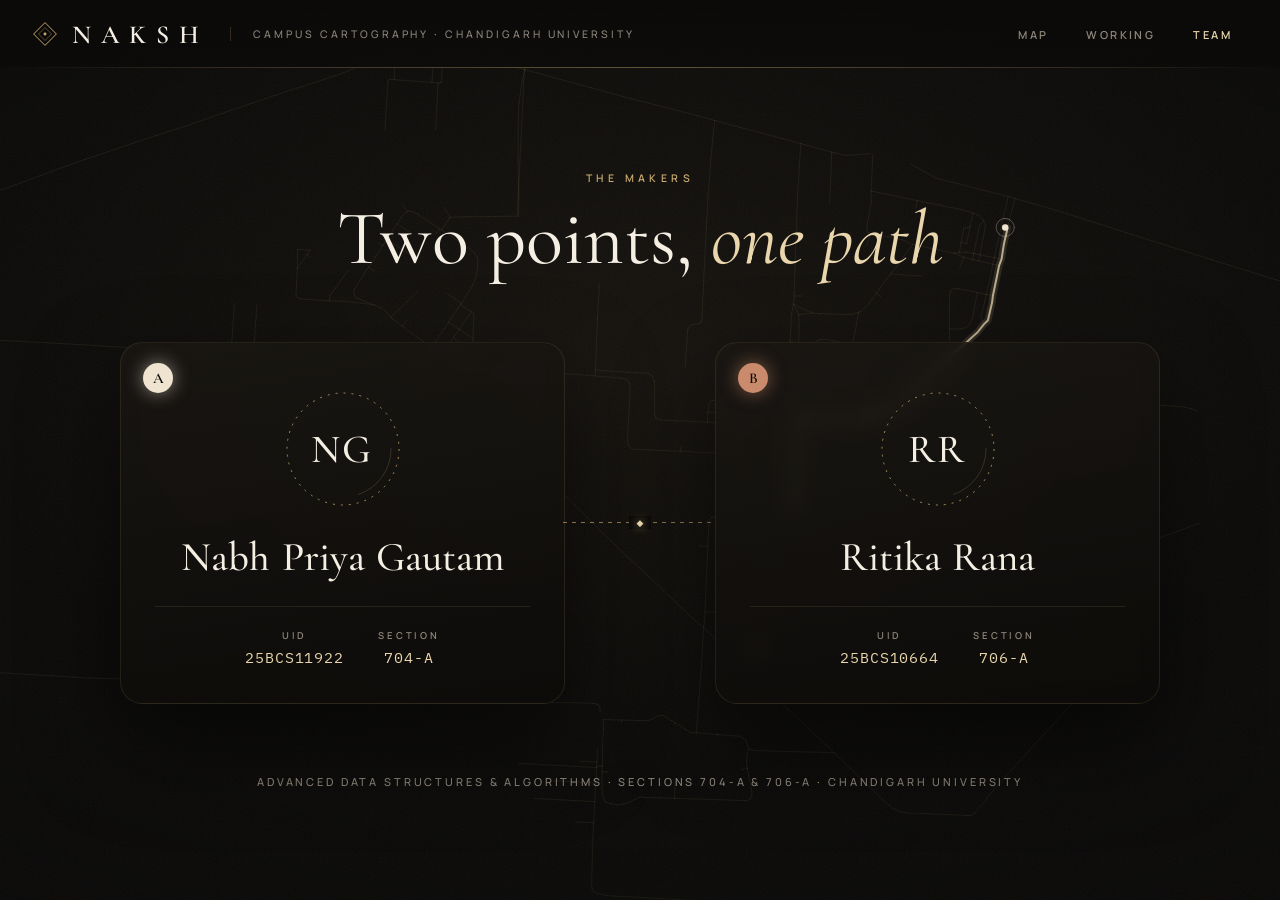
<file: team.html>
<!DOCTYPE html>
<html lang="en">
<head>
  <meta charset="UTF-8" />
  <meta name="viewport" content="width=device-width, initial-scale=1.0" />
  <title>Team — NAKSH · Chandigarh University</title>
  <link rel="preconnect" href="https://fonts.googleapis.com" />
  <link href="https://fonts.googleapis.com/css2?family=Cormorant+Garamond:ital,wght@0,300;0,400;0,500;0,600;1,300;1,400;1,500&family=Manrope:wght@300;400;500;600;700&family=IBM+Plex+Mono:wght@300;400;500&display=swap" rel="stylesheet" />
  <link href="css/style.css?v=2" rel="stylesheet" />
  <link href="css/team.css?v=1" rel="stylesheet" />
</head>
<body class="team">
  <canvas id="team-graph"></canvas>
  <div id="fx-vignette"></div>
  <div id="fx-grain"></div>

  <header id="header" class="ui">
    <a class="logo" href="index.html" aria-label="NAKSH map">
      <svg class="logo-mark" viewBox="0 0 32 32" aria-hidden="true">
        <path d="M16 2 L30 16 L16 30 L2 16 Z" fill="none" stroke="currentColor" stroke-width="1.2"/>
        <path d="M16 8 L24 16 L16 24 L8 16 Z" fill="none" stroke="currentColor" stroke-width="0.8" opacity=".6"/>
        <circle cx="16" cy="16" r="1.8" fill="currentColor"/>
      </svg>
      <span class="logo-word">NAKSH</span>
    </a>
    <span class="logo-tag">Campus Cartography <em>·</em> Chandigarh University</span>
    <nav id="nav" class="nav">
      <a href="index.html">Map</a>
      <a href="working.html">Working</a>
      <a href="team.html" class="active">Team</a>
    </nav>
  </header>

  <main class="makers">
    <div class="m-head">
      <div class="kicker">The makers</div>
      <h1>Two points, <em>one path</em></h1>
    </div>

    <div class="pair">
      <article class="maker a" data-tilt>
        <div class="mono"><svg viewBox="0 0 120 120"><circle class="orbit" cx="60" cy="60" r="56"/><circle class="orbit2" cx="60" cy="60" r="48"/></svg><span>NG</span></div>
        <span class="badge-pt">A</span>
        <h2 class="name" data-split>Nabh Priya Gautam</h2>
        <dl>
          <div><dt>UID</dt><dd>25BCS11922</dd></div>
          <div><dt>Section</dt><dd>704-A</dd></div>
        </dl>
      </article>

      <div class="link" aria-hidden="true"><span class="link-line"><i></i></span><span class="link-dia">◆</span></div>

      <article class="maker b" data-tilt>
        <div class="mono"><svg viewBox="0 0 120 120"><circle class="orbit" cx="60" cy="60" r="56"/><circle class="orbit2" cx="60" cy="60" r="48"/></svg><span>RR</span></div>
        <span class="badge-pt">B</span>
        <h2 class="name" data-split>Ritika Rana</h2>
        <dl>
          <div><dt>UID</dt><dd>25BCS10664</dd></div>
          <div><dt>Section</dt><dd>706-A</dd></div>
        </dl>
      </article>
    </div>

    <p class="credit">Advanced Data Structures &amp; Algorithms <em>·</em> Sections 704-A &amp; 706-A <em>·</em> Chandigarh University</p>
  </main>

  <script src="data/cu_data.js"></script>
  <script src="js/dijkstra.js?v=2"></script>
  <script src="js/team.js?v=1"></script>
</body>
</html>
</file>
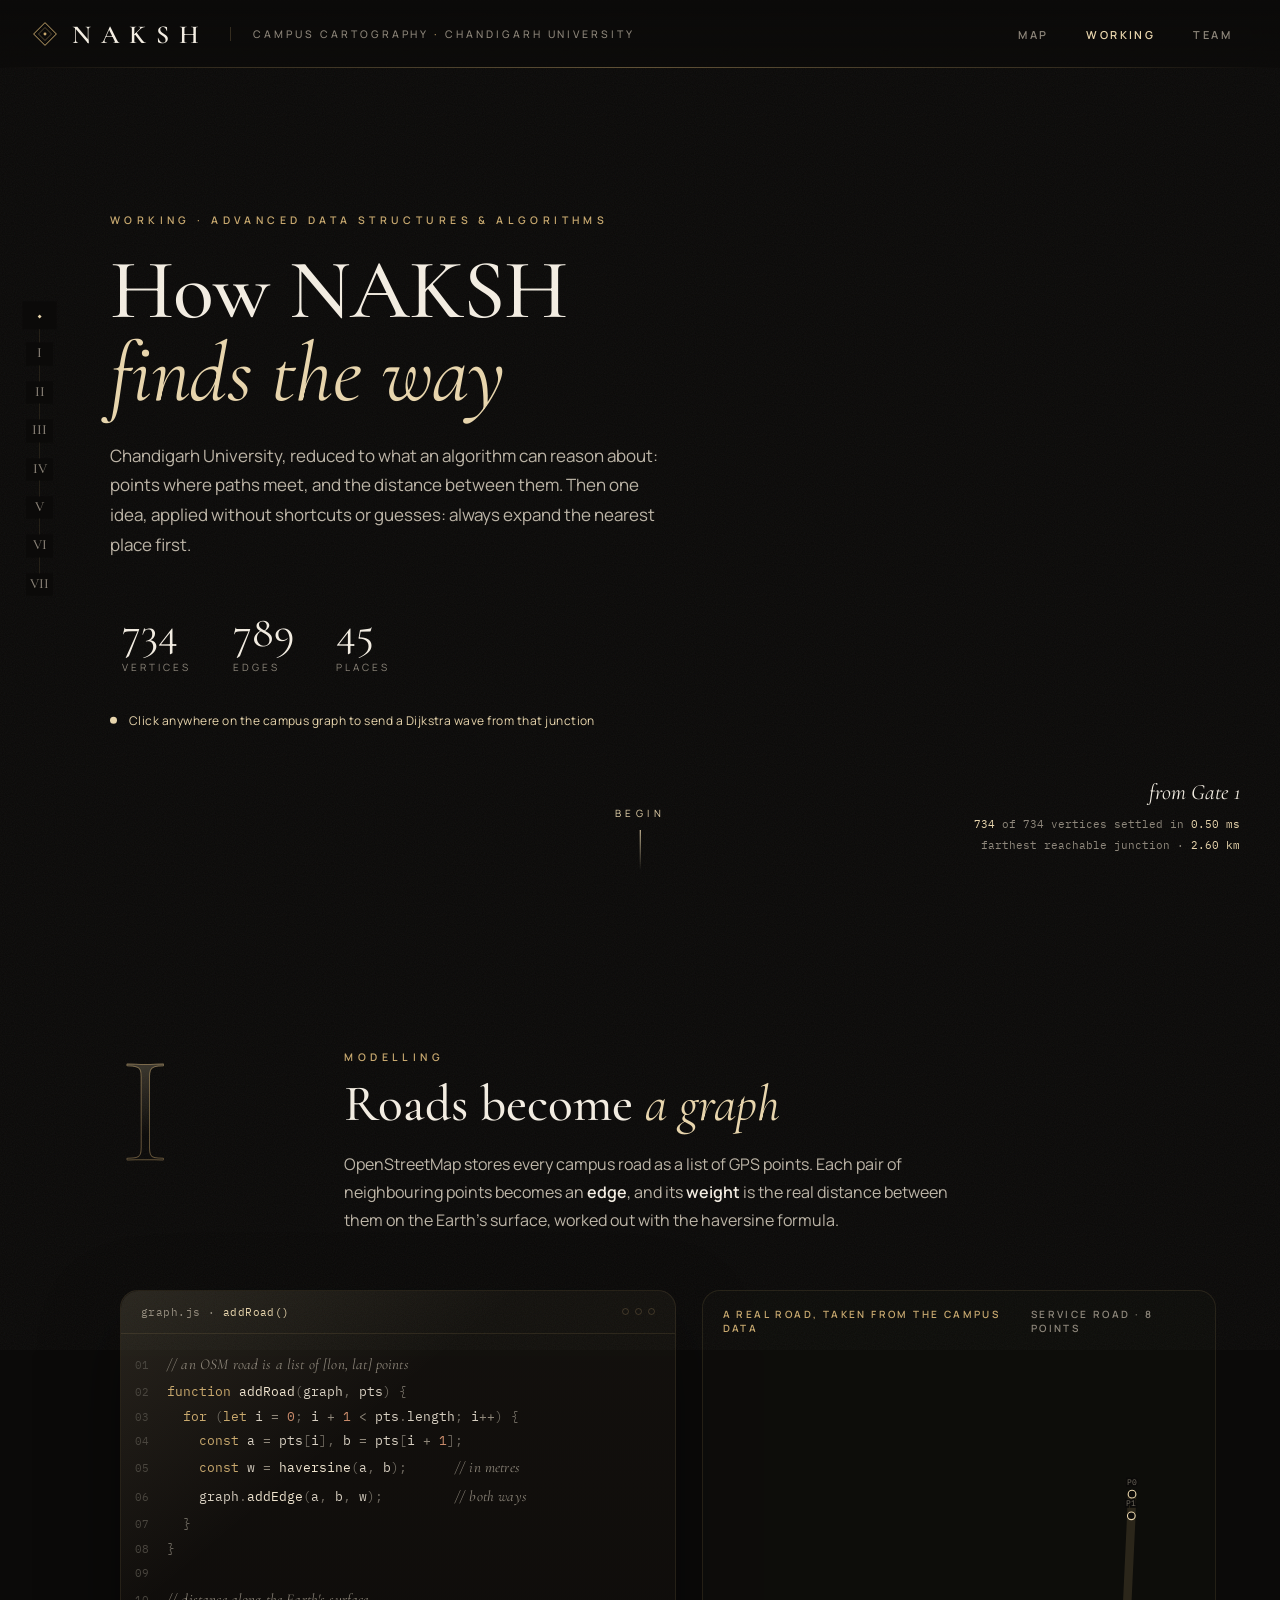
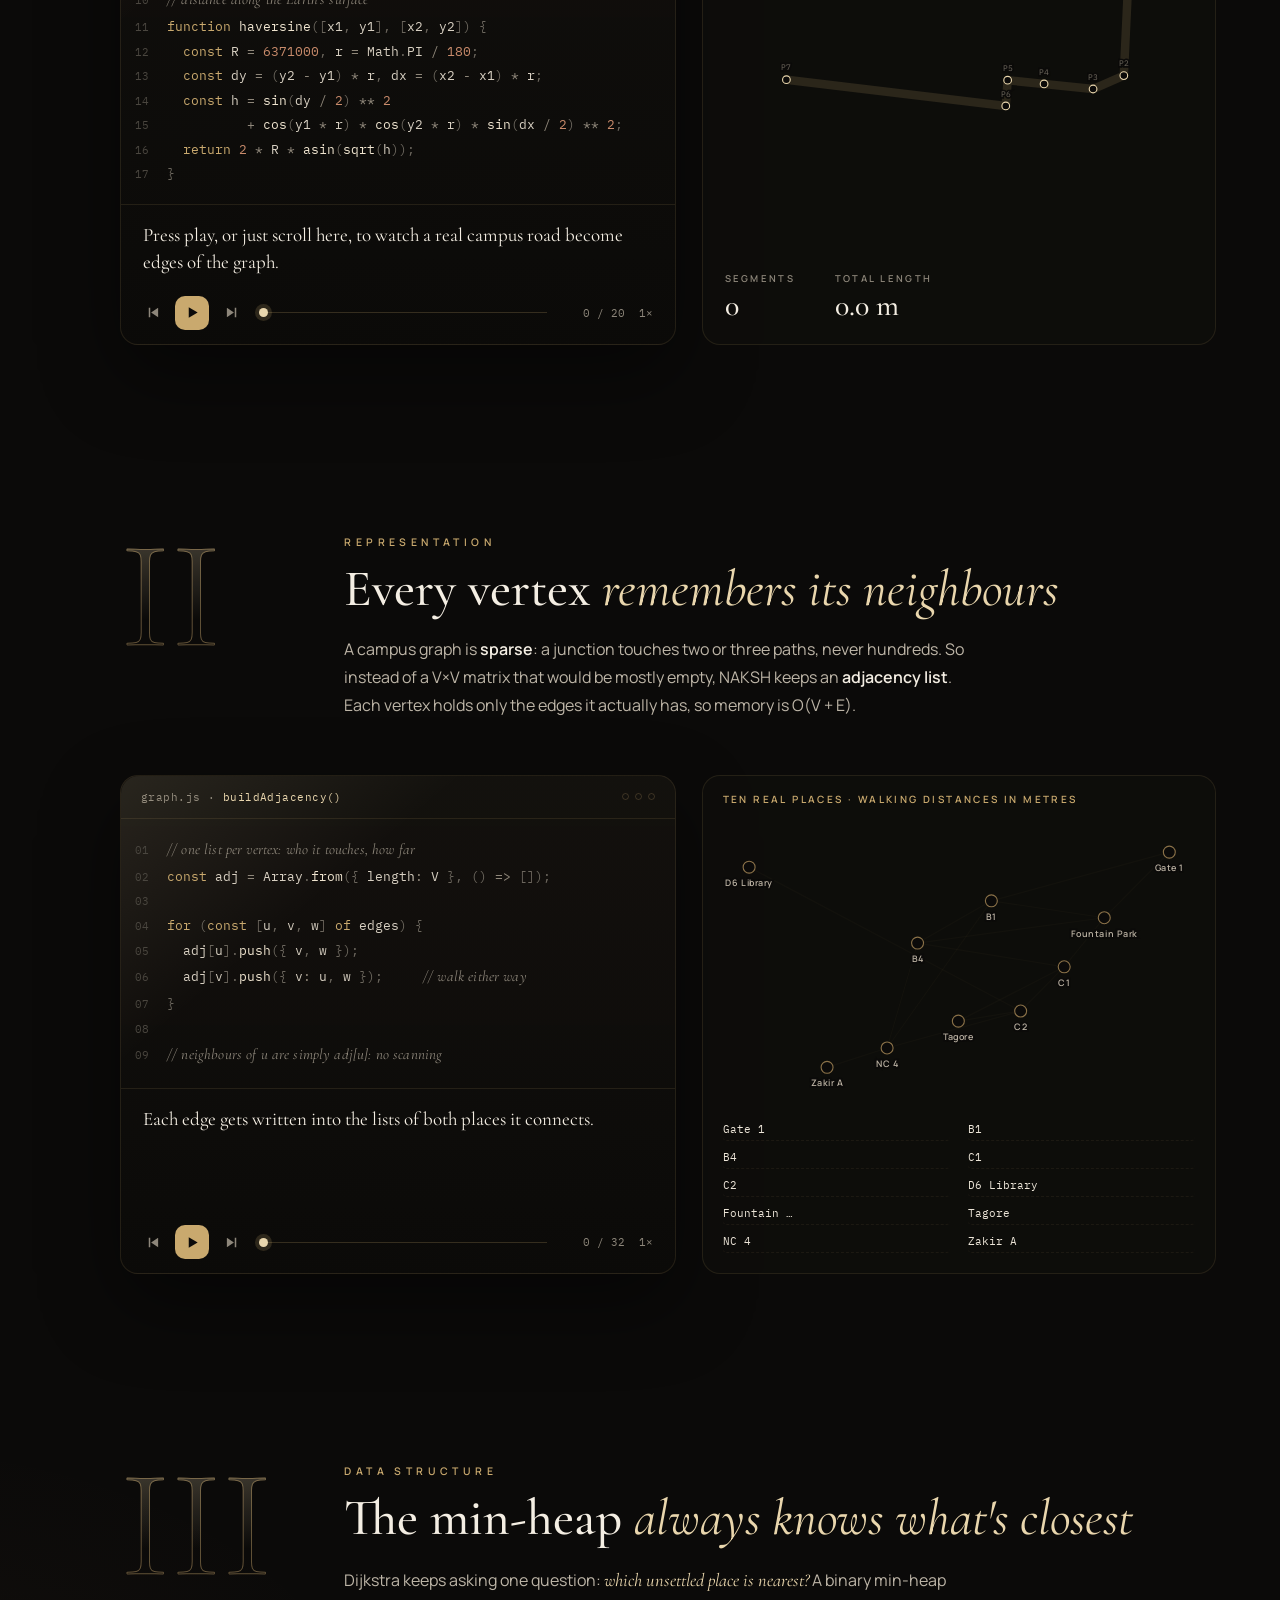
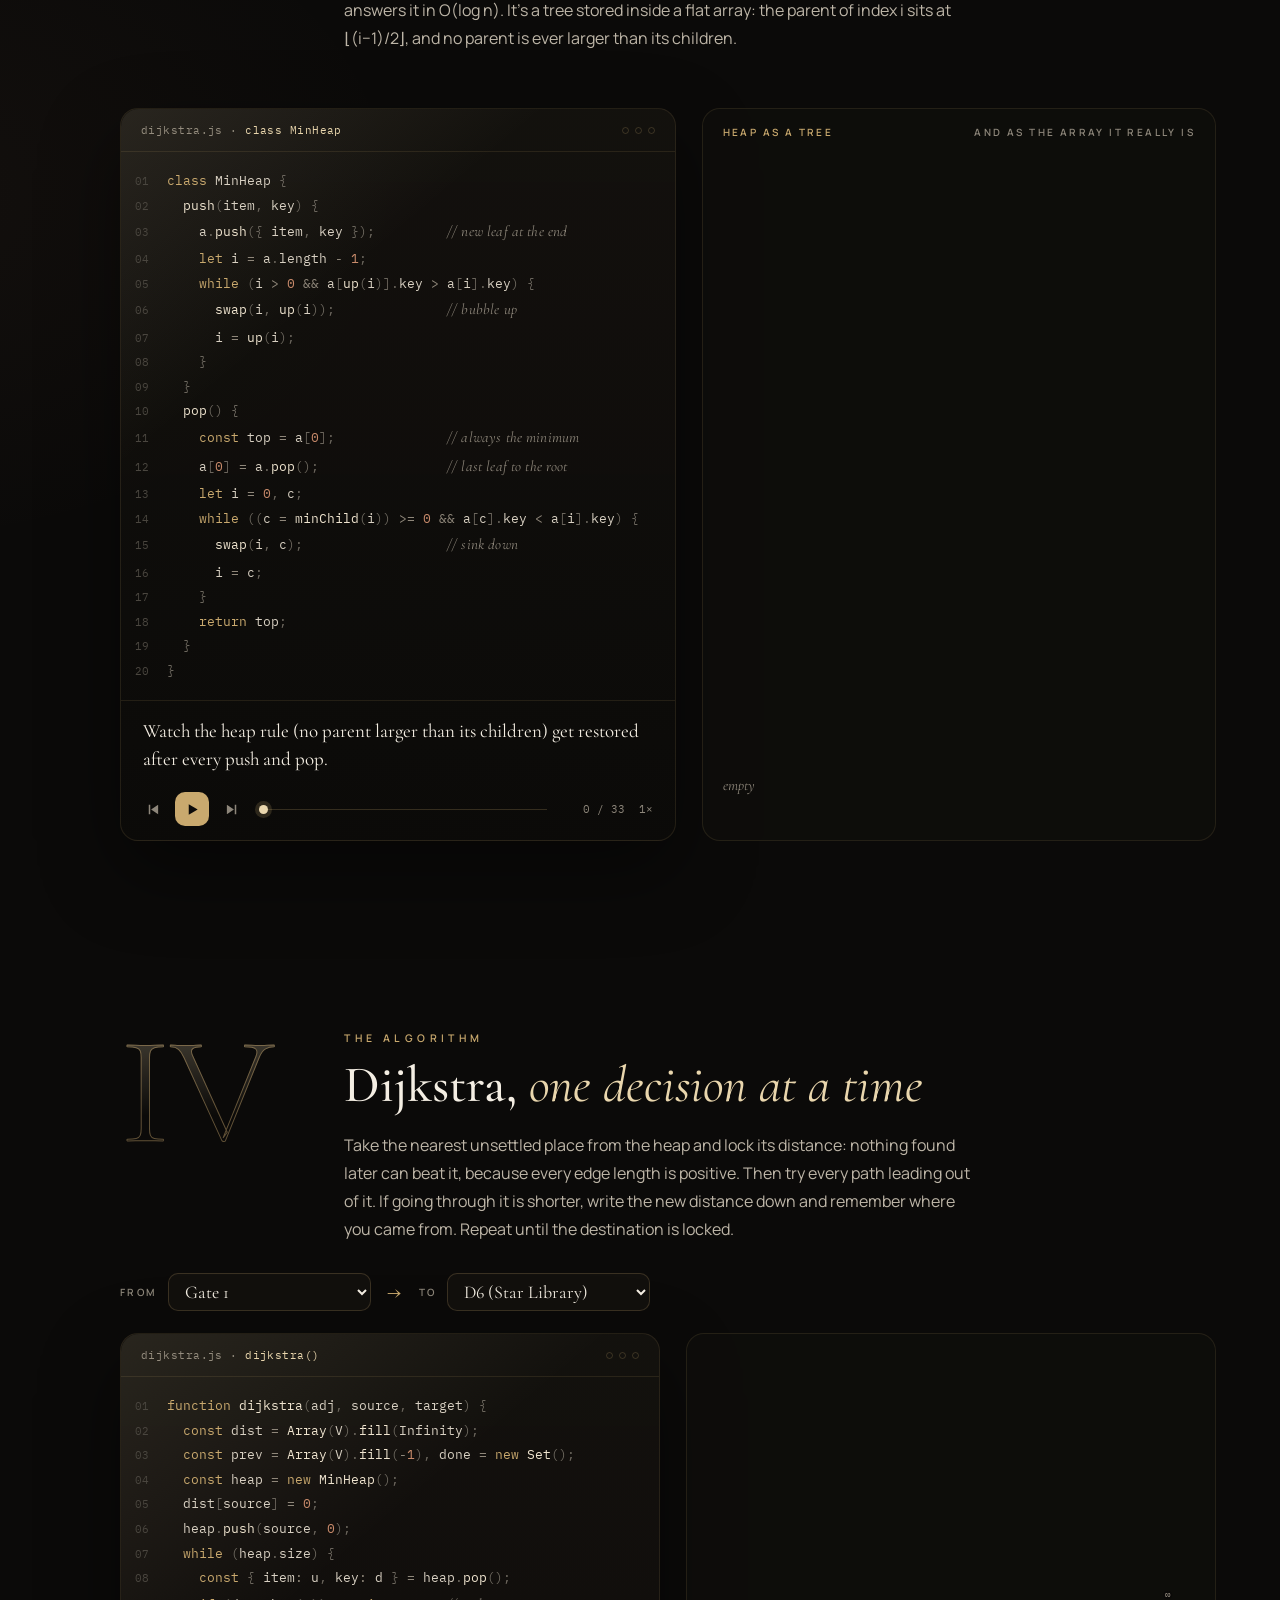
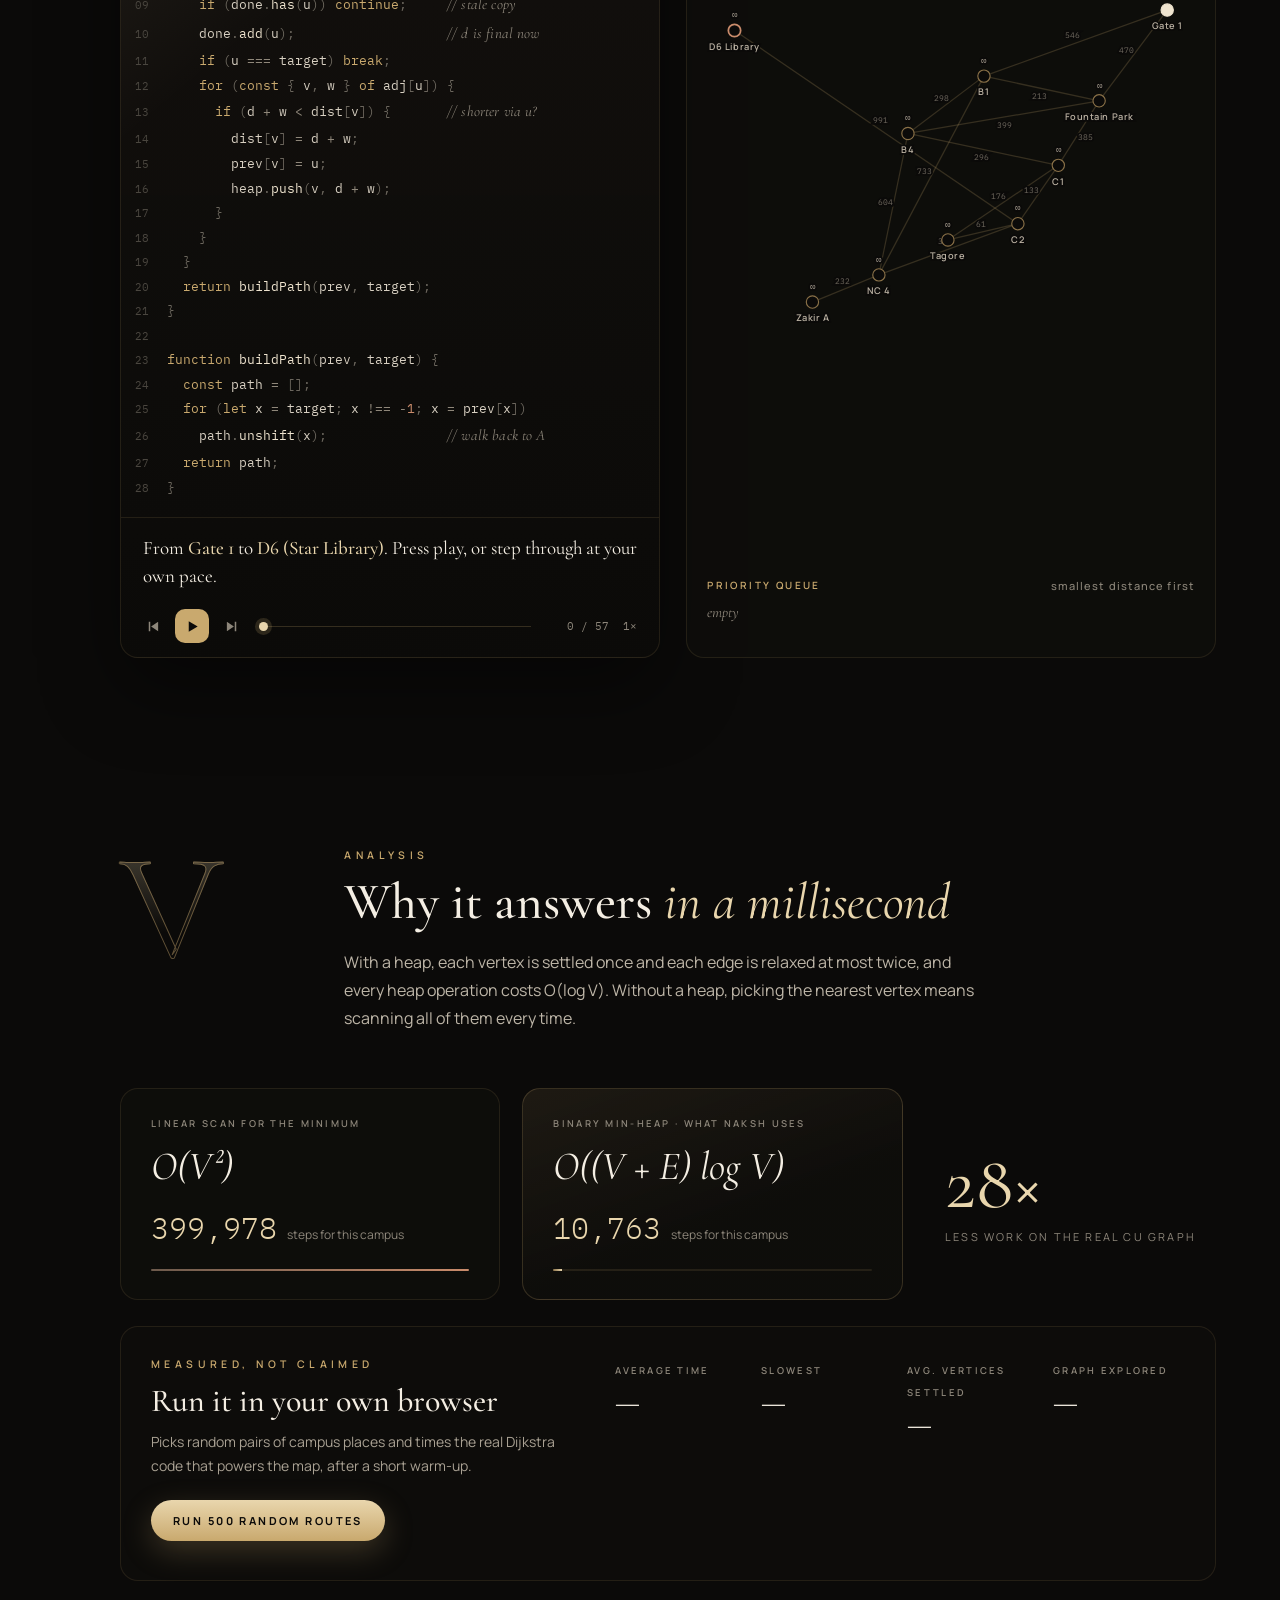
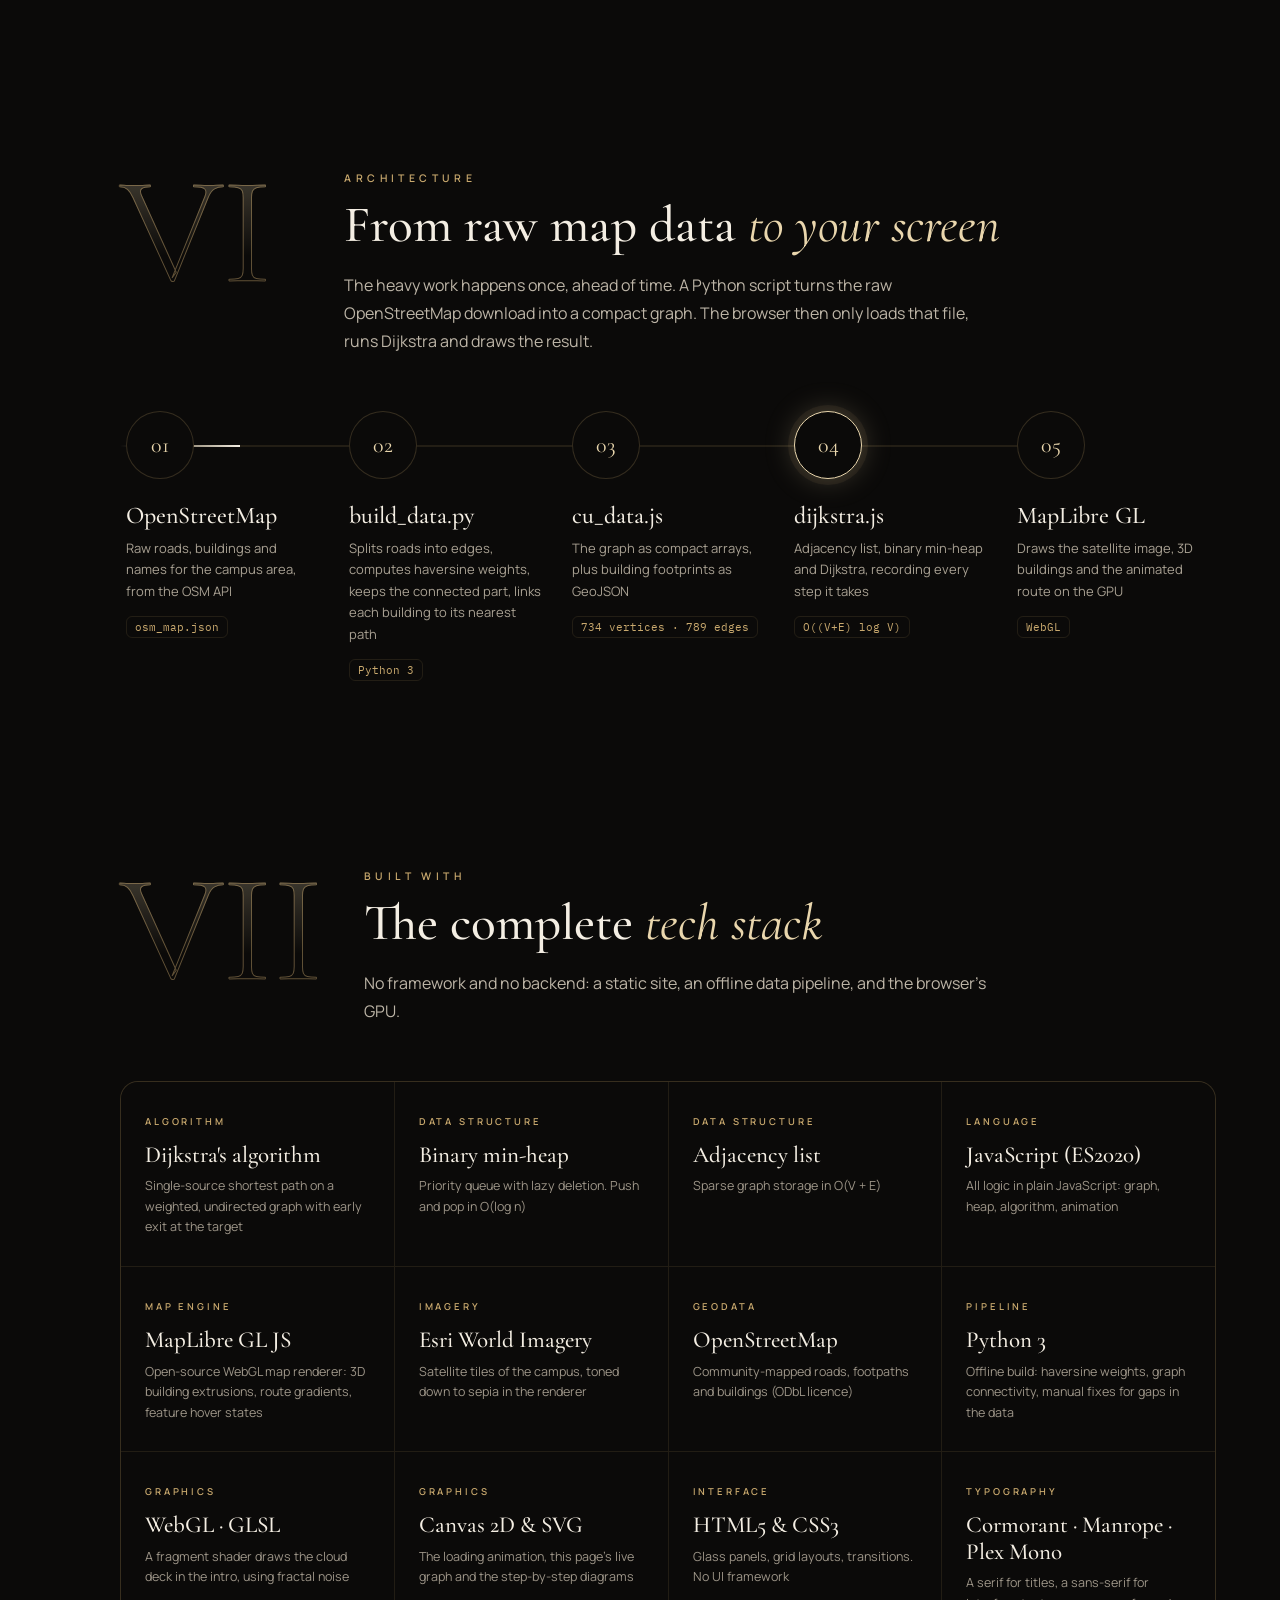
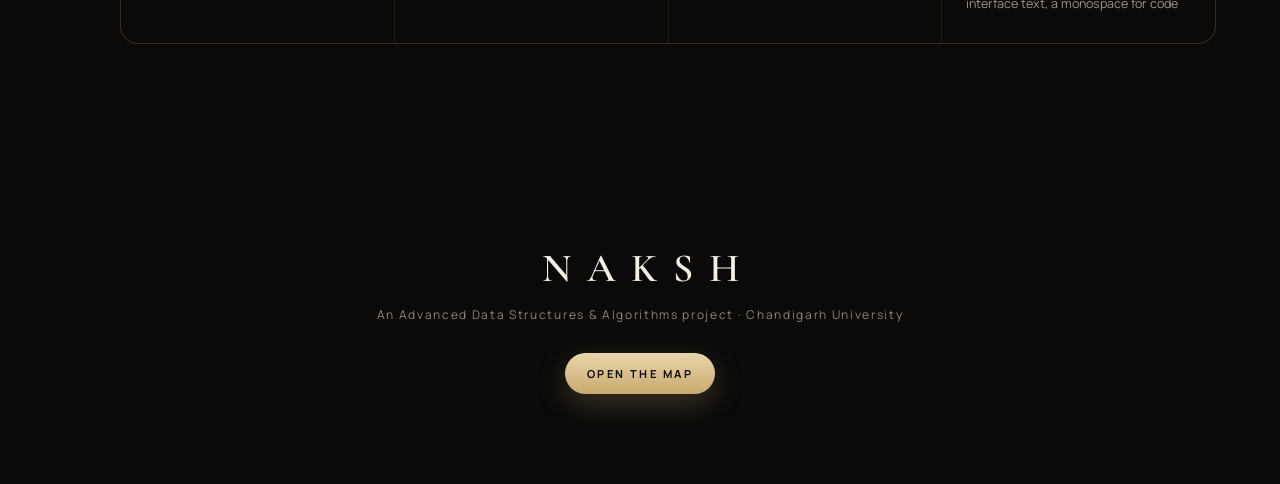
<file: working.html>
<!DOCTYPE html>
<html lang="en">
<head>
  <meta charset="UTF-8" />
  <meta name="viewport" content="width=device-width, initial-scale=1.0" />
  <title>Working — NAKSH · How the campus pathfinder thinks</title>
  <link rel="preconnect" href="https://fonts.googleapis.com" />
  <link href="https://fonts.googleapis.com/css2?family=Cormorant+Garamond:ital,wght@0,300;0,400;0,500;0,600;1,300;1,400;1,500&family=Manrope:wght@300;400;500;600;700&family=IBM+Plex+Mono:wght@300;400;500&display=swap" rel="stylesheet" />
  <link href="css/style.css?v=2" rel="stylesheet" />
  <link href="css/working.css?v=5" rel="stylesheet" />
</head>
<body class="working">
  <div id="fx-grain"></div>

  <header id="header" class="ui">
    <a class="logo" href="index.html" aria-label="NAKSH map">
      <svg class="logo-mark" viewBox="0 0 32 32" aria-hidden="true">
        <path d="M16 2 L30 16 L16 30 L2 16 Z" fill="none" stroke="currentColor" stroke-width="1.2"/>
        <path d="M16 8 L24 16 L16 24 L8 16 Z" fill="none" stroke="currentColor" stroke-width="0.8" opacity=".6"/>
        <circle cx="16" cy="16" r="1.8" fill="currentColor"/>
      </svg>
      <span class="logo-word">NAKSH</span>
    </a>
    <span class="logo-tag">Campus Cartography <em>·</em> Chandigarh University</span>
    <nav id="nav" class="nav">
      <a href="index.html">Map</a>
      <a href="working.html" class="active">Working</a>
      <a href="team.html">Team</a>
    </nav>
    <div class="read-progress"><i id="read-progress"></i></div>
  </header>

  <!-- chapter rail -->
  <nav class="rail" id="rail" aria-label="Chapters">
    <a href="#hero" data-ch="hero"><b>◆</b><span>Prologue</span></a>
    <a href="#ch1" data-ch="ch1"><b>I</b><span>Roads become a graph</span></a>
    <a href="#ch2" data-ch="ch2"><b>II</b><span>Adjacency list</span></a>
    <a href="#ch3" data-ch="ch3"><b>III</b><span>Min-heap</span></a>
    <a href="#ch4" data-ch="ch4"><b>IV</b><span>Dijkstra</span></a>
    <a href="#ch5" data-ch="ch5"><b>V</b><span>Complexity</span></a>
    <a href="#ch6" data-ch="ch6"><b>VI</b><span>Pipeline</span></a>
    <a href="#ch7" data-ch="ch7"><b>VII</b><span>Tech stack</span></a>
  </nav>

  <main>
    <!-- PROLOGUE -->
    <section class="hero" id="hero" data-ch="hero">
      <canvas id="hero-graph"></canvas>
      <div class="hero-copy">
        <div class="kicker">Working · Advanced Data Structures &amp; Algorithms</div>
        <h1>How NAKSH<br><em>finds the way</em></h1>
        <p class="lede">Chandigarh University, reduced to what an algorithm can reason about: points where paths meet, and the
          distance between them. Then one idea, applied without shortcuts or guesses: always expand the nearest place first.</p>
        <div class="hero-stats">
          <div><b data-count="V">0</b><span>vertices</span></div>
          <div><b data-count="E">0</b><span>edges</span></div>
          <div><b data-count="P">0</b><span>places</span></div>
        </div>
        <div class="hero-hint"><span class="pulse-dot"></span>Click anywhere on the campus graph to send a Dijkstra wave from that junction</div>
      </div>
      <div class="hero-readout" id="hero-readout"></div>
      <a class="hero-scroll" href="#ch1"><span>Begin</span><i></i></a>
    </section>

    <!-- I -->
    <section class="chapter" id="ch1" data-ch="ch1">
      <header class="ch-head">
        <div class="numeral">I</div>
        <div>
          <div class="kicker">Modelling</div>
          <h2>Roads become <em>a graph</em></h2>
          <p class="lede">OpenStreetMap stores every campus road as a list of GPS points. Each pair of neighbouring points
            becomes an <b>edge</b>, and its <b>weight</b> is the real distance between them on the Earth's surface, worked out
            with the haversine formula.</p>
        </div>
      </header>
      <div class="duo">
        <div class="codecard" id="code-road"></div>
        <div class="stage">
          <div class="stage-title"><span>A real road, taken from the campus data</span><span id="road-name" class="dim"></span></div>
          <svg id="stage-road" class="svgstage"></svg>
          <div class="stage-foot"><div><span class="k">Segments</span><b id="road-seg">0</b></div><div><span class="k">Total length</span><b id="road-len">0 m</b></div></div>
        </div>
      </div>
    </section>

    <!-- II -->
    <section class="chapter" id="ch2" data-ch="ch2">
      <header class="ch-head">
        <div class="numeral">II</div>
        <div>
          <div class="kicker">Representation</div>
          <h2>Every vertex <em>remembers its neighbours</em></h2>
          <p class="lede">A campus graph is <b>sparse</b>: a junction touches two or three paths, never hundreds. So instead of
            a V×V matrix that would be mostly empty, NAKSH keeps an <b>adjacency list</b>. Each vertex holds only the edges it
            actually has, so memory is O(V + E).</p>
        </div>
      </header>
      <div class="duo">
        <div class="codecard" id="code-adj"></div>
        <div class="stage">
          <div class="stage-title"><span>Ten real places · walking distances in metres</span></div>
          <svg id="stage-adj" class="svgstage"></svg>
          <div class="adj-table" id="adj-table"></div>
        </div>
      </div>
    </section>

    <!-- III -->
    <section class="chapter" id="ch3" data-ch="ch3">
      <header class="ch-head">
        <div class="numeral">III</div>
        <div>
          <div class="kicker">Data structure</div>
          <h2>The min-heap <em>always knows what's closest</em></h2>
          <p class="lede">Dijkstra keeps asking one question: <i>which unsettled place is nearest?</i> A binary min-heap
            answers it in O(log n). It's a tree stored inside a flat array: the parent of index i sits at ⌊(i−1)/2⌋, and
            no parent is ever larger than its children.</p>
        </div>
      </header>
      <div class="duo">
        <div class="codecard" id="code-heap"></div>
        <div class="stage">
          <div class="stage-title"><span>Heap as a tree</span><span class="dim">and as the array it really is</span></div>
          <svg id="stage-heap" class="svgstage tall"></svg>
          <div class="heap-array" id="heap-array"></div>
        </div>
      </div>
    </section>

    <!-- IV -->
    <section class="chapter wide" id="ch4" data-ch="ch4">
      <header class="ch-head">
        <div class="numeral">IV</div>
        <div>
          <div class="kicker">The algorithm</div>
          <h2>Dijkstra, <em>one decision at a time</em></h2>
          <p class="lede">Take the nearest unsettled place from the heap and lock its distance: nothing found later can beat it,
            because every edge length is positive. Then try every path leading out of it. If going through it is shorter, write
            the new distance down and remember where you came from. Repeat until the destination is locked.</p>
        </div>
      </header>
      <div class="dj-controls">
        <label>From <select id="dj-from"></select></label>
        <span class="arrow">→</span>
        <label>To <select id="dj-to"></select></label>
      </div>
      <div class="duo dj">
        <div class="codecard" id="code-dj"></div>
        <div class="stage">
          <svg id="stage-dj" class="svgstage tall"></svg>
          <div class="pq">
            <div class="pq-head"><span>Priority queue</span><span class="dim">smallest distance first</span></div>
            <div class="pq-items" id="pq-items"></div>
          </div>
        </div>
      </div>
    </section>

    <!-- V -->
    <section class="chapter" id="ch5" data-ch="ch5">
      <header class="ch-head">
        <div class="numeral">V</div>
        <div>
          <div class="kicker">Analysis</div>
          <h2>Why it answers <em>in a millisecond</em></h2>
          <p class="lede">With a heap, each vertex is settled once and each edge is relaxed at most twice, and every heap
            operation costs O(log V). Without a heap, picking the nearest vertex means scanning all of them every time.</p>
        </div>
      </header>
      <div class="complexity">
        <div class="cx-card">
          <div class="k">Linear scan for the minimum</div>
          <div class="formula">O(V²)</div>
          <div class="cx-num"><b id="cx-naive">0</b><span>steps for this campus</span></div>
          <div class="bar"><i id="bar-naive"></i></div>
        </div>
        <div class="cx-card gold">
          <div class="k">Binary min-heap · what NAKSH uses</div>
          <div class="formula">O((V + E) log V)</div>
          <div class="cx-num"><b id="cx-heap">0</b><span>steps for this campus</span></div>
          <div class="bar"><i id="bar-heap"></i></div>
        </div>
        <div class="cx-verdict"><b id="cx-ratio">—</b><span>less work on the real CU graph</span></div>
      </div>
      <div class="bench">
        <div class="bench-copy">
          <div class="kicker">Measured, not claimed</div>
          <h3>Run it in your own browser</h3>
          <p>Picks random pairs of campus places and times the real Dijkstra code that powers the map, after a short warm-up.</p>
          <button id="bench-run" class="btn-gold">Run 500 random routes</button>
        </div>
        <div class="bench-out">
          <div class="bench-grid">
            <div><span class="k">Average time</span><b id="b-avg">—</b></div>
            <div><span class="k">Slowest</span><b id="b-max">—</b></div>
            <div><span class="k">Avg. vertices settled</span><b id="b-set">—</b></div>
            <div><span class="k">Graph explored</span><b id="b-pct">—</b></div>
          </div>
          <canvas id="bench-spark"></canvas>
        </div>
      </div>
    </section>

    <!-- VI -->
    <section class="chapter" id="ch6" data-ch="ch6">
      <header class="ch-head">
        <div class="numeral">VI</div>
        <div>
          <div class="kicker">Architecture</div>
          <h2>From raw map data <em>to your screen</em></h2>
          <p class="lede">The heavy work happens once, ahead of time. A Python script turns the raw OpenStreetMap download
            into a compact graph. The browser then only loads that file, runs Dijkstra and draws the result.</p>
        </div>
      </header>
      <div class="pipeline" id="pipeline">
        <svg class="pipe-line" id="pipe-line" preserveAspectRatio="none"></svg>
        <div class="station"><div class="st-mark">01</div><h4>OpenStreetMap</h4><p>Raw roads, buildings and names for the campus area, from the OSM API</p><code>osm_map.json</code></div>
        <div class="station"><div class="st-mark">02</div><h4>build_data.py</h4><p>Splits roads into edges, computes haversine weights, keeps the connected part, links each building to its nearest path</p><code>Python 3</code></div>
        <div class="station"><div class="st-mark">03</div><h4>cu_data.js</h4><p>The graph as compact arrays, plus building footprints as GeoJSON</p><code id="pipe-size">— vertices</code></div>
        <div class="station"><div class="st-mark">04</div><h4>dijkstra.js</h4><p>Adjacency list, binary min-heap and Dijkstra, recording every step it takes</p><code>O((V+E) log V)</code></div>
        <div class="station"><div class="st-mark">05</div><h4>MapLibre GL</h4><p>Draws the satellite image, 3D buildings and the animated route on the GPU</p><code>WebGL</code></div>
      </div>
    </section>

    <!-- VII -->
    <section class="chapter" id="ch7" data-ch="ch7">
      <header class="ch-head">
        <div class="numeral">VII</div>
        <div>
          <div class="kicker">Built with</div>
          <h2>The complete <em>tech stack</em></h2>
          <p class="lede">No framework and no backend: a static site, an offline data pipeline, and the browser's GPU.</p>
        </div>
      </header>
      <div class="stack" id="stack">
        <div class="tech"><span class="cat">Algorithm</span><h4>Dijkstra's algorithm</h4><p>Single-source shortest path on a weighted, undirected graph with early exit at the target</p></div>
        <div class="tech"><span class="cat">Data structure</span><h4>Binary min-heap</h4><p>Priority queue with lazy deletion. Push and pop in O(log n)</p></div>
        <div class="tech"><span class="cat">Data structure</span><h4>Adjacency list</h4><p>Sparse graph storage in O(V + E)</p></div>
        <div class="tech"><span class="cat">Language</span><h4>JavaScript (ES2020)</h4><p>All logic in plain JavaScript: graph, heap, algorithm, animation</p></div>
        <div class="tech"><span class="cat">Map engine</span><h4>MapLibre GL JS</h4><p>Open-source WebGL map renderer: 3D building extrusions, route gradients, feature hover states</p></div>
        <div class="tech"><span class="cat">Imagery</span><h4>Esri World Imagery</h4><p>Satellite tiles of the campus, toned down to sepia in the renderer</p></div>
        <div class="tech"><span class="cat">Geodata</span><h4>OpenStreetMap</h4><p>Community-mapped roads, footpaths and buildings (ODbL licence)</p></div>
        <div class="tech"><span class="cat">Pipeline</span><h4>Python 3</h4><p>Offline build: haversine weights, graph connectivity, manual fixes for gaps in the data</p></div>
        <div class="tech"><span class="cat">Graphics</span><h4>WebGL · GLSL</h4><p>A fragment shader draws the cloud deck in the intro, using fractal noise</p></div>
        <div class="tech"><span class="cat">Graphics</span><h4>Canvas 2D &amp; SVG</h4><p>The loading animation, this page's live graph and the step-by-step diagrams</p></div>
        <div class="tech"><span class="cat">Interface</span><h4>HTML5 &amp; CSS3</h4><p>Glass panels, grid layouts, transitions. No UI framework</p></div>
        <div class="tech"><span class="cat">Typography</span><h4>Cormorant · Manrope · Plex Mono</h4><p>A serif for titles, a sans-serif for interface text, a monospace for code</p></div>
      </div>
    </section>

    <footer class="foot">
      <div class="logo-word">NAKSH</div>
      <p>An Advanced Data Structures &amp; Algorithms project · Chandigarh University</p>
      <a href="index.html" class="btn-gold">Open the map</a>
    </footer>
  </main>

  <div id="edge-tip" class="edge-tip"></div>

  <script src="data/cu_data.js"></script>
  <script src="js/dijkstra.js?v=2"></script>
  <script src="js/working.js?v=7"></script>
</body>
</html>
</file>
<file: css/style.css>
/* NAKSH — obsidian & champagne */
:root {
  --ink: #0b0a09;
  --ink-2: #131210;
  --glass: rgba(14, 13, 11, 0.72);
  --glass-hi: rgba(22, 20, 17, 0.82);
  --gold: #c9a96e;
  --gold-hi: #e9d6ad;
  --gold-lo: #8a7148;
  --ivory: #f4eee3;
  --pearl: #efe4cf;
  --copper: #c98b6b;
  --text: #ece5d8;
  --muted: #8d867a;
  --hair: rgba(201, 169, 110, 0.22);
  --hair-soft: rgba(201, 169, 110, 0.12);
  --serif: 'Cormorant Garamond', 'Times New Roman', serif;
  --sans: 'Manrope', system-ui, sans-serif;
  --mono: 'IBM Plex Mono', ui-monospace, monospace;
  --ease: cubic-bezier(.22, .8, .24, 1);
}

* { box-sizing: border-box; margin: 0; padding: 0; }
html, body { width: 100%; height: 100%; overflow: hidden; background: var(--ink); color: var(--text);
  font-family: var(--sans); -webkit-font-smoothing: antialiased; }
button { font: inherit; color: inherit; background: none; border: 0; cursor: pointer; }

#map { position: fixed; inset: 0; }
.maplibregl-canvas { cursor: default; }
.maplibregl-ctrl-attrib { background: rgba(11, 10, 9, .6) !important; font-family: var(--mono); font-size: 9.5px; color: var(--muted); }
.maplibregl-ctrl-attrib a { color: var(--muted) !important; }
.maplibregl-ctrl-attrib-button { filter: invert(.8) sepia(.4); }

/* --- screen treatment --- */
#fx-tint { position: fixed; inset: 0; pointer-events: none; z-index: 2;
  background: linear-gradient(180deg, rgba(40, 30, 16, .18), rgba(10, 8, 6, .10)); mix-blend-mode: multiply; }
#fx-vignette { position: fixed; inset: 0; pointer-events: none; z-index: 3;
  background: radial-gradient(ellipse 120% 90% at 50% 45%, transparent 50%, rgba(6, 5, 4, .78) 100%); }
#fx-grain { position: fixed; inset: -50%; pointer-events: none; z-index: 4; opacity: .05;
  background-image: url("data:image/svg+xml,%3Csvg xmlns='http://www.w3.org/2000/svg' width='160' height='160'%3E%3Cfilter id='n'%3E%3CfeTurbulence type='fractalNoise' baseFrequency='.9' numOctaves='2' stitchTiles='stitch'/%3E%3C/filter%3E%3Crect width='100%25' height='100%25' filter='url(%23n)'/%3E%3C/svg%3E");
  animation: grain 1.2s steps(6) infinite; }
@keyframes grain { 0%{transform:translate(0,0)} 20%{transform:translate(-3%,2%)} 40%{transform:translate(2%,-3%)}
  60%{transform:translate(-2%,-1%)} 80%{transform:translate(3%,3%)} 100%{transform:translate(0,0)} }

/* --- intro --- */
#clouds { position: fixed; inset: 0; width: 100%; height: 100%; z-index: 20; pointer-events: none; }
#intro { position: fixed; inset: 0; z-index: 22; display: flex; flex-direction: column; align-items: center;
  justify-content: center; pointer-events: none; text-align: center; }
.intro-kicker { font-family: var(--sans); font-size: 11px; font-weight: 600; letter-spacing: .6em; text-transform: uppercase;
  color: var(--gold-hi); text-shadow: 0 1px 12px rgba(0, 0, 0, .5); }
.intro-title { font-family: var(--serif); font-weight: 500; font-size: clamp(54px, min(11vw, 20vh), 160px); letter-spacing: .26em;
  margin: 14px 0 4px .26em; color: var(--ivory); line-height: 1;
  text-shadow: 0 2px 40px rgba(0, 0, 0, .45), 0 0 1px rgba(0, 0, 0, .4); }
.intro-rule { display: flex; align-items: center; gap: 14px; color: var(--gold); font-size: 8px; margin: 10px 0 16px; }
.intro-rule span { width: 90px; height: 1px; background: linear-gradient(90deg, transparent, var(--gold)); }
.intro-rule span:last-child { background: linear-gradient(90deg, var(--gold), transparent); }
.intro-sub { font-family: var(--serif); font-style: italic; font-size: clamp(18px, 2vw, 24px); color: var(--ivory);
  text-shadow: 0 1px 18px rgba(0, 0, 0, .55); }
.scroll-hint { margin-top: min(64px, 7vh); font-size: 10px; letter-spacing: .45em; text-transform: uppercase; color: var(--gold-hi);
  display: flex; flex-direction: column; align-items: center; gap: 14px; text-shadow: 0 1px 10px rgba(0, 0, 0, .6); }
.scroll-line { width: 1px; height: 46px; background: rgba(233, 214, 173, .25); position: relative; overflow: hidden; }
.scroll-line i { position: absolute; left: 0; width: 1px; height: 16px; background: var(--gold-hi); animation: drip 2s var(--ease) infinite; }
@keyframes drip { 0% { top: -16px; } 100% { top: 46px; } }

/* --- shared UI --- */
.ui { position: fixed; z-index: 10; transition: opacity .9s var(--ease), transform .9s var(--ease); }
.ui.hidden { opacity: 0; pointer-events: none; }
#header.hidden { transform: translateY(-14px); }
#toolbar.hidden { transform: translate(14px, -50%); }
#card.hidden, #legend.hidden { transform: translateY(14px); }

/* header */
#header { top: 0; left: 0; right: 0; height: 68px; display: flex; align-items: center; gap: 22px; padding: 0 32px;
  background: linear-gradient(180deg, rgba(11, 10, 9, .92), rgba(11, 10, 9, .62));
  backdrop-filter: blur(14px) saturate(1.1); }
#header::after { content: ''; position: absolute; left: 0; right: 0; bottom: 0; height: 1px;
  background: linear-gradient(90deg, transparent, var(--hair) 18%, rgba(201, 169, 110, .45) 50%, var(--hair) 82%, transparent); }
.logo { display: flex; align-items: center; gap: 14px; text-decoration: none; color: var(--gold-hi); }
.logo-mark { width: 26px; height: 26px; color: var(--gold); }
.logo-word { font-family: var(--serif); font-weight: 600; font-size: 26px; letter-spacing: .38em; color: var(--ivory); }
.logo-tag { font-size: 10.5px; font-weight: 500; letter-spacing: .28em; text-transform: uppercase; color: var(--muted);
  padding-left: 22px; border-left: 1px solid var(--hair); }
.logo-tag em { color: var(--gold); font-style: normal; }
.nav { margin-left: auto; display: flex; gap: 6px; }
.nav a { font-size: 11px; font-weight: 600; letter-spacing: .22em; text-transform: uppercase; color: var(--muted);
  text-decoration: none; padding: 10px 16px; transition: color .3s; }
.nav a:hover, .nav a.active { color: var(--gold-hi); }

/* prompt */
.prompt { top: 88px; left: 50%; transform: translateX(-50%); display: flex; align-items: center; gap: 12px;
  padding: 11px 22px 11px 18px; background: var(--glass); border: 1px solid var(--hair); border-radius: 40px;
  backdrop-filter: blur(14px); font-size: 11px; font-weight: 600; letter-spacing: .24em; text-transform: uppercase;
  white-space: nowrap; color: var(--text); box-shadow: 0 10px 40px rgba(0, 0, 0, .35); }
.prompt.hidden { transform: translate(-50%, -10px); }
.prompt .dot { width: 7px; height: 7px; border-radius: 50%; background: var(--pearl); box-shadow: 0 0 0 4px rgba(239, 228, 207, .14);
  animation: breathe 2.2s ease-in-out infinite; }
.prompt.b .dot { background: var(--copper); box-shadow: 0 0 0 4px rgba(201, 139, 107, .18); }
.prompt.run .dot { background: var(--gold); animation-duration: .6s; }
.prompt.done .dot { background: var(--gold-hi); animation: none; box-shadow: 0 0 0 4px rgba(201, 169, 110, .2); }
@keyframes breathe { 50% { opacity: .35; transform: scale(.8); } }

/* toolbar */
#toolbar { right: 24px; top: 50%; transform: translateY(-50%); display: flex; flex-direction: column; gap: 6px; padding: 6px;
  background: var(--glass); border: 1px solid var(--hair-soft); border-radius: 16px; backdrop-filter: blur(14px);
  box-shadow: 0 18px 50px rgba(0, 0, 0, .4); }
.tool { position: relative; width: 44px; height: 44px; display: grid; place-items: center; border-radius: 11px;
  color: var(--muted); transition: color .3s, background .3s; }
.tool svg { width: 20px; height: 20px; fill: none; stroke: currentColor; stroke-width: 1.3; stroke-linecap: round; stroke-linejoin: round; }
.tool svg .fill { fill: currentColor; stroke: none; }
.tool:hover { color: var(--gold-hi); background: rgba(201, 169, 110, .08); }
.tool.active { color: var(--gold); background: rgba(201, 169, 110, .12); }
.tool::after { content: attr(data-label); position: absolute; right: calc(100% + 14px); top: 50%; transform: translate(6px, -50%);
  white-space: nowrap; font-size: 10.5px; font-weight: 600; letter-spacing: .18em; text-transform: uppercase; color: var(--text);
  background: var(--glass-hi); border: 1px solid var(--hair); padding: 8px 12px; border-radius: 8px; opacity: 0;
  pointer-events: none; transition: opacity .25s, transform .25s var(--ease); }
.tool:hover::after { opacity: 1; transform: translate(0, -50%); }
.tool-sep { height: 1px; margin: 2px 8px; background: var(--hair-soft); }

/* route card */
#card { left: 24px; bottom: 28px; width: 360px; background: var(--glass); border: 1px solid var(--hair-soft);
  border-radius: 18px; backdrop-filter: blur(16px); box-shadow: 0 20px 60px rgba(0, 0, 0, .45); overflow: hidden; }
.points { position: relative; padding: 8px; display: flex; flex-direction: column; gap: 4px; }
.pt { display: flex; align-items: center; gap: 14px; padding: 10px 12px; border-radius: 12px; text-align: left;
  transition: background .3s; }
.pt:hover { background: rgba(201, 169, 110, .06); }
.pt.current { background: rgba(201, 169, 110, .08); }
.badge { flex: none; width: 30px; height: 30px; border-radius: 50%; display: grid; place-items: center;
  font-family: var(--serif); font-size: 15px; font-weight: 600; border: 1px solid; }
.pt-a .badge { color: var(--pearl); border-color: rgba(239, 228, 207, .55); }
.pt-b .badge { color: var(--copper); border-color: rgba(201, 139, 107, .6); }
.pt.set.pt-a .badge { background: var(--pearl); color: var(--ink); }
.pt.set.pt-b .badge { background: var(--copper); color: var(--ink); }
.pt-text { display: flex; flex-direction: column; min-width: 0; }
.pt-text small { font-size: 9.5px; font-weight: 600; letter-spacing: .26em; text-transform: uppercase; color: var(--muted); }
.pt-text b { font-family: var(--serif); font-size: 19px; font-weight: 500; color: var(--muted); white-space: nowrap;
  overflow: hidden; text-overflow: ellipsis; margin-top: 1px; }
.pt.set .pt-text b { color: var(--ivory); }
.pt-link { position: absolute; left: 35px; top: 46px; height: 20px; width: 1px;
  background: repeating-linear-gradient(180deg, var(--gold-lo) 0 3px, transparent 3px 6px); }

.details { display: grid; grid-template-rows: 0fr; transition: grid-template-rows .8s var(--ease); }
.details > .details-inner { overflow: hidden; opacity: 0; transition: opacity .6s .15s; }
#card.expanded .details { grid-template-rows: 1fr; }
#card.expanded .details-inner { opacity: 1; }
.details-inner { border-top: 1px solid var(--hair-soft); margin: 0 8px; }
.hero-stats { display: grid; grid-template-columns: 1fr 1fr; padding: 16px 12px 6px; }
.k { font-size: 9.5px; font-weight: 600; letter-spacing: .24em; text-transform: uppercase; color: var(--muted); }
.v { font-family: var(--mono); font-size: 14px; font-weight: 400; color: var(--gold-hi); margin-top: 5px; }
.v.big { font-family: var(--serif); font-size: 34px; font-weight: 500; color: var(--ivory); margin-top: 2px; letter-spacing: .01em; }
.stats { display: grid; grid-template-columns: 1fr 1fr; gap: 1px; margin: 10px 4px 0; background: var(--hair-soft);
  border: 1px solid var(--hair-soft); border-radius: 10px; overflow: hidden; }
.stat { background: rgba(14, 13, 11, .92); padding: 10px 12px; }
.algo-log { padding: 12px 12px 14px; font-family: var(--mono); font-size: 10px; color: var(--muted); letter-spacing: .02em; }
.algo-log b { color: var(--text); font-weight: 500; }

/* legend */
#legend { right: 24px; bottom: 28px; padding: 14px 18px; background: var(--glass); border: 1px solid var(--hair-soft);
  border-radius: 14px; backdrop-filter: blur(14px); font-size: 10.5px; font-weight: 500; letter-spacing: .14em;
  text-transform: uppercase; color: var(--muted); line-height: 2.1; }
.lg { display: inline-block; width: 16px; height: 3px; border-radius: 2px; margin-right: 10px; vertical-align: middle; }
.lg-acad { background: #d9bf8c; } .lg-host { background: #b9a2ad; } .lg-other { background: #a3b8a8; }
.lg-wave { background: linear-gradient(90deg, #6b5534, #e1c48f); }
.lg-path { background: linear-gradient(90deg, var(--pearl), var(--gold), var(--copper)); box-shadow: 0 0 8px rgba(201, 169, 110, .6); }

/* tooltip */
#tooltip { position: fixed; z-index: 15; pointer-events: none; padding: 12px 16px 12px; min-width: 180px;
  background: var(--glass-hi); border: 1px solid var(--hair); border-radius: 12px; backdrop-filter: blur(12px);
  box-shadow: 0 14px 40px rgba(0, 0, 0, .45); transform: translate(18px, -50%) scale(.98); opacity: 0;
  transition: opacity .18s, transform .25s var(--ease); }
#tooltip.show { opacity: 1; transform: translate(18px, -50%) scale(1); }
.tt-kind { font-size: 9px; font-weight: 700; letter-spacing: .3em; text-transform: uppercase; color: var(--gold); }
.tt-name { font-family: var(--serif); font-size: 21px; font-weight: 500; color: var(--ivory); margin-top: 3px; line-height: 1.15; }
.tt-hint { font-size: 11px; color: var(--muted); margin-top: 6px; }

/* map pins */
.pin { width: 40px; height: 40px; position: relative; }
.pin .core { position: absolute; inset: 11px; border-radius: 50%; display: grid; place-items: center;
  font-family: var(--serif); font-weight: 600; font-size: 12px; color: var(--ink); }
.pin .ring { position: absolute; inset: 4px; border-radius: 50%; border: 1px solid; opacity: .7; }
.pin .pulse { position: absolute; inset: 0; border-radius: 50%; border: 1px solid; animation: pulse 2.4s var(--ease) infinite; }
.pin.a .core { background: var(--pearl); box-shadow: 0 0 18px rgba(239, 228, 207, .7); }
.pin.a .ring, .pin.a .pulse { border-color: var(--pearl); }
.pin.b .core { background: var(--copper); box-shadow: 0 0 18px rgba(201, 139, 107, .75); }
.pin.b .ring, .pin.b .pulse { border-color: var(--copper); }
@keyframes pulse { 0% { transform: scale(.5); opacity: .9; } 100% { transform: scale(1.7); opacity: 0; } }

/* loader */
#loader { position: fixed; inset: 0; z-index: 100; background: var(--ink); transition: opacity 1.2s var(--ease), filter 1.2s; }
#loader.hide { opacity: 0; filter: blur(6px); pointer-events: none; }
#loader-canvas { position: absolute; inset: 0; }
.loader-center { position: absolute; inset: 0; display: flex; flex-direction: column; align-items: center; justify-content: center; }
.loader-center::before { content: ''; position: absolute; width: 520px; height: 320px;
  background: radial-gradient(ellipse, rgba(11, 10, 9, .95) 30%, transparent 70%); }
.loader-center > * { position: relative; }
.loader-mark { width: 44px; height: 44px; color: var(--gold); animation: spin 14s linear infinite; }
@keyframes spin { to { transform: rotate(360deg); } }
.loader-title { font-family: var(--serif); font-weight: 500; font-size: 46px; letter-spacing: .42em; margin: 20px 0 22px .42em; color: var(--ivory); }
.loader-bar { width: 240px; height: 1px; background: rgba(201, 169, 110, .18); overflow: hidden; }
.loader-bar i { display: block; height: 100%; width: 0; background: linear-gradient(90deg, var(--gold-lo), var(--gold-hi)); }
.loader-meta { width: 240px; display: flex; justify-content: space-between; margin-top: 12px; font-family: var(--mono);
  font-size: 10px; letter-spacing: .2em; text-transform: uppercase; color: var(--muted); }
.loader-meta > span:last-child { color: var(--gold-hi); }

@media (max-width: 900px) {
  .logo-tag { display: none; }
  #legend { display: none; }
}
@media (max-width: 600px) {
  #header { padding: 0 18px; height: 58px; }
  .prompt { top: 72px; font-size: 9.5px; letter-spacing: .16em; }
  #card { left: 12px; right: 76px; width: auto; bottom: 14px; }
  #toolbar { right: 12px; }
}
</file>
<file: css/team.css>
/* NAKSH · Team page (builds on style.css variables) */
html, body { overflow: auto; }
body.team { min-height: 100vh; background: radial-gradient(1000px 600px at 50% 40%, rgba(201, 169, 110, .06), transparent 70%), var(--ink); }
#team-graph { position: fixed; inset: 0; width: 100%; height: 100%; z-index: 0; }
#fx-vignette { z-index: 1; }
.kicker { font-size: 10.5px; font-weight: 600; letter-spacing: .42em; text-transform: uppercase; color: var(--gold); }

.makers { position: relative; z-index: 5; min-height: 100vh; display: flex; flex-direction: column; align-items: center;
  justify-content: center; padding: 120px 32px 60px; text-align: center; }
.m-head h1 { font-family: var(--serif); font-weight: 400; font-size: clamp(44px, 6vw, 84px); color: var(--ivory); margin-top: 16px; line-height: 1; }
.m-head h1 em { color: var(--gold-hi); }
.m-head > * { opacity: 0; transform: translateY(18px); filter: blur(6px); animation: rise 1.2s var(--ease) forwards; }
.m-head h1 { animation-delay: .15s; }

.pair { display: grid; grid-template-columns: 1fr 150px 1fr; align-items: center; gap: 0; margin-top: 64px; width: min(1040px, 100%); }
.maker { position: relative; padding: 46px 34px 36px; border: 1px solid var(--hair-soft); border-radius: 22px;
  background: linear-gradient(170deg, rgba(26, 23, 19, .82), rgba(12, 11, 9, .86)); backdrop-filter: blur(10px);
  box-shadow: 0 40px 90px rgba(0, 0, 0, .5); transform-style: preserve-3d; transition: transform .6s var(--ease), border-color .6s;
  opacity: 0; animation: rise 1.3s var(--ease) forwards; }
.maker.a { animation-delay: .45s; } .maker.b { animation-delay: .7s; }
.maker:hover { border-color: var(--hair); }
.maker::after { content: ''; position: absolute; inset: 0; border-radius: 22px; pointer-events: none; opacity: 0; transition: opacity .5s;
  background: radial-gradient(320px circle at var(--mx, 50%) var(--my, 0%), rgba(233, 214, 173, .10), transparent 70%); }
.maker:hover::after { opacity: 1; }

.mono { position: relative; width: 120px; height: 120px; margin: 0 auto 26px; display: grid; place-items: center; transform: translateZ(30px); }
.mono svg { position: absolute; inset: 0; overflow: visible; }
.mono .orbit { fill: none; stroke: var(--gold); stroke-width: .8; stroke-dasharray: 2 6; transform-origin: center; animation: spin 26s linear infinite; }
.mono .orbit2 { fill: none; stroke: rgba(201, 169, 110, .35); stroke-width: .6; stroke-dasharray: 60 240; transform-origin: center; animation: spin 9s linear infinite reverse; }
.mono span { font-family: var(--serif); font-size: 40px; font-weight: 500; letter-spacing: .06em; color: var(--ivory); }
@keyframes spin { to { transform: rotate(360deg); } }

.badge-pt { position: absolute; top: 20px; left: 22px; width: 30px; height: 30px; border-radius: 50%; display: grid; place-items: center;
  font-family: var(--serif); font-weight: 600; font-size: 15px; color: var(--ink); }
.maker.a .badge-pt { background: var(--pearl); box-shadow: 0 0 18px rgba(239, 228, 207, .55); }
.maker.b .badge-pt { background: var(--copper); box-shadow: 0 0 18px rgba(201, 139, 107, .6); }

.name { font-family: var(--serif); font-weight: 500; font-size: clamp(30px, 3.2vw, 42px); color: var(--ivory); line-height: 1.1; transform: translateZ(20px); }
.name .ch { display: inline-block; opacity: 0; transform: translateY(.4em); filter: blur(4px); animation: rise .9s var(--ease) forwards; }
.name .sp { display: inline-block; width: .28em; }

.maker dl { display: flex; justify-content: center; gap: 34px; margin-top: 26px; padding-top: 22px; border-top: 1px solid var(--hair-soft); }
.maker dt { font-size: 9.5px; font-weight: 600; letter-spacing: .3em; text-transform: uppercase; color: var(--muted); }
.maker dd { font-family: var(--mono); font-size: 15px; color: var(--gold-hi); margin-top: 6px; letter-spacing: .06em; }

.link { position: relative; height: 2px; display: flex; align-items: center; justify-content: center; opacity: 0; animation: rise 1s 1.1s var(--ease) forwards; }
.link-line { position: absolute; left: -2px; right: -2px; height: 1px; overflow: hidden;
  background: repeating-linear-gradient(90deg, var(--gold-lo) 0 4px, transparent 4px 9px); }
.link-line i { position: absolute; top: 0; left: -40%; width: 40%; height: 1px; background: linear-gradient(90deg, transparent, var(--gold-hi), transparent);
  animation: travel 2.6s var(--ease) infinite; }
@keyframes travel { to { left: 100%; } }
.link-dia { position: relative; font-size: 9px; color: var(--gold-hi); background: var(--ink); padding: 0 8px; text-shadow: 0 0 10px var(--gold); }

.credit { margin-top: 70px; font-size: 11px; font-weight: 500; letter-spacing: .26em; text-transform: uppercase; color: var(--muted);
  opacity: 0; animation: rise 1.2s 1.4s var(--ease) forwards; }
.credit em { color: var(--gold); font-style: normal; }

@keyframes rise { to { opacity: 1; transform: none; filter: none; } }

@media (max-width: 820px) {
  .pair { grid-template-columns: 1fr; gap: 0; }
  .link { height: 70px; width: 2px; margin: 0 auto; }
  .link-line { left: 0; right: 0; top: 0; bottom: 0; width: 1px; height: auto; background: repeating-linear-gradient(180deg, var(--gold-lo) 0 4px, transparent 4px 9px); }
  .link-line i { display: none; }
}
</file>
<file: css/working.css>
/* NAKSH · Working page (builds on style.css variables) */
html, body { overflow-x: hidden; overflow-y: auto; height: auto; }
html { scroll-behavior: smooth; scroll-padding-top: 80px; }
body.working { background:
  radial-gradient(1200px 700px at 85% -10%, rgba(201, 169, 110, .07), transparent 60%),
  radial-gradient(900px 600px at -10% 40%, rgba(201, 139, 107, .045), transparent 60%), var(--ink); }
#fx-grain { position: fixed; }
::selection { background: rgba(201, 169, 110, .35); color: var(--ivory); }

#header .read-progress { position: absolute; left: 0; right: 0; bottom: 0; height: 1px; z-index: 1; }
#header .read-progress i { display: block; height: 100%; width: 0; background: linear-gradient(90deg, var(--gold-lo), var(--gold-hi));
  box-shadow: 0 0 10px rgba(233, 214, 173, .6); }

.kicker { font-size: 10.5px; font-weight: 600; letter-spacing: .42em; text-transform: uppercase; color: var(--gold); }
h1, h2, h3, h4 { font-family: var(--serif); font-weight: 500; color: var(--ivory); }
h1 em, h2 em { font-style: italic; color: var(--gold-hi); font-weight: 400; }
.lede { font-size: 16px; line-height: 1.75; color: #bdb5a7; max-width: 640px; font-weight: 400; }
.lede b { color: var(--ivory); font-weight: 600; }
.lede i { font-family: var(--serif); font-size: 1.15em; color: var(--gold-hi); }
.dim { color: var(--muted); }
.k { font-size: 9.5px; font-weight: 600; letter-spacing: .24em; text-transform: uppercase; color: var(--muted); }

/* ---------- chapter rail ---------- */
.rail { position: fixed; left: 26px; top: 50%; transform: translateY(-50%); z-index: 9; display: flex; flex-direction: column; gap: 4px; }
.rail::before { content: ''; position: absolute; left: 13px; top: 10px; bottom: 10px; width: 1px; background: var(--hair-soft); }
.rail a { position: relative; display: flex; align-items: center; gap: 14px; text-decoration: none; padding: 6px 0; }
.rail b { width: 27px; text-align: center; font-family: var(--serif); font-weight: 500; font-size: 14px; color: var(--muted);
  background: var(--ink); line-height: 1.6; transition: color .4s, transform .4s var(--ease); }
.rail span { background: rgba(11, 10, 9, .85); padding: 4px 8px; border-radius: 6px; font-size: 10px; font-weight: 600; letter-spacing: .22em; text-transform: uppercase; color: var(--muted);
  opacity: 0; transform: translateX(-6px); transition: opacity .4s, transform .4s var(--ease); white-space: nowrap; }
.rail a:hover span { opacity: 1; transform: none; }
.rail a.on b { color: var(--gold-hi); transform: scale(1.25); }
.rail a.on span { color: var(--gold-hi); }

/* ---------- hero ---------- */
.hero { position: relative; height: 100vh; min-height: 640px; overflow: hidden; }
#hero-graph { position: absolute; inset: 0; width: 100%; height: 100%; cursor: crosshair; }
.hero::after { content: ''; position: absolute; inset: 0; pointer-events: none;
  background: linear-gradient(90deg, rgba(11, 10, 9, .92) 0%, rgba(11, 10, 9, .55) 38%, transparent 62%),
    linear-gradient(0deg, var(--ink) 0%, transparent 22%); }
.hero-copy { position: absolute; z-index: 2; left: max(110px, 8vw); top: 50%; transform: translateY(-46%); max-width: 560px; pointer-events: none; }
.hero-copy h1 { font-size: clamp(48px, 6.6vw, 96px); line-height: .98; margin: 22px 0 26px; letter-spacing: -.01em; }
.hero-copy .lede { font-size: 17px; }
.hero-stats { display: flex; gap: 42px; margin: 34px 0 30px; }
.hero-stats b { display: block; font-family: var(--serif); font-size: 44px; font-weight: 400; color: var(--ivory); line-height: 1; }
.hero-stats span { font-size: 10px; letter-spacing: .3em; text-transform: uppercase; color: var(--muted); }
.hero-hint { display: flex; align-items: center; gap: 12px; font-size: 12px; color: var(--gold-hi); letter-spacing: .04em; }
.pulse-dot { width: 7px; height: 7px; border-radius: 50%; background: var(--gold-hi); box-shadow: 0 0 0 0 rgba(233, 214, 173, .6);
  animation: ping 2.2s infinite; }
@keyframes ping { 0% { box-shadow: 0 0 0 0 rgba(233, 214, 173, .55); } 100% { box-shadow: 0 0 0 14px rgba(233, 214, 173, 0); } }
.hero-readout { position: absolute; z-index: 2; right: 40px; bottom: 44px; text-align: right; font-family: var(--mono);
  font-size: 11px; line-height: 1.9; color: var(--muted); pointer-events: none; transition: opacity .5s; }
.hero-readout b { color: var(--gold-hi); font-weight: 400; }
.hero-readout .src { font-family: var(--serif); font-size: 22px; color: var(--ivory); font-style: italic; }
.hero-scroll { position: absolute; z-index: 2; left: 50%; bottom: 30px; transform: translateX(-50%); display: flex; flex-direction: column;
  align-items: center; gap: 10px; text-decoration: none; font-size: 10px; letter-spacing: .45em; text-transform: uppercase; color: var(--gold-hi); }
.hero-scroll i { width: 1px; height: 40px; background: linear-gradient(var(--gold-hi), transparent); animation: drip2 2.2s var(--ease) infinite; transform-origin: top; }
@keyframes drip2 { 0% { transform: scaleY(0); } 60% { transform: scaleY(1); opacity: 1; } 100% { opacity: 0; } }

/* ---------- chapters ---------- */
.chapter { position: relative; max-width: 1320px; margin: 0 auto; padding: 150px 64px 40px 120px; }
.ch-head { display: grid; grid-template-columns: auto 1fr; gap: 40px; align-items: start; margin-bottom: 56px; }
.numeral { font-family: var(--serif); font-weight: 300; font-size: clamp(110px, 12vw, 180px); line-height: .8; color: transparent;
  -webkit-text-stroke: 1px rgba(201, 169, 110, .45); min-width: 1.2em; user-select: none;
  background: linear-gradient(180deg, rgba(233, 214, 173, .25), transparent 70%); -webkit-background-clip: text; background-clip: text; }
.ch-head h2 { font-size: clamp(36px, 4vw, 58px); line-height: 1.05; margin: 14px 0 18px; }

/* focus-pull reveal */
.reveal { opacity: 0; transform: translateY(26px); filter: blur(8px); transition: opacity 1.1s var(--ease), transform 1.1s var(--ease), filter 1.1s var(--ease); }
.reveal.in { opacity: 1; transform: none; filter: none; }

.duo { display: grid; grid-template-columns: 1.08fr 1fr; gap: 26px; align-items: stretch; }
.duo.dj { grid-template-columns: 1.02fr 1fr; }

/* ---------- code card ---------- */
.codecard { position: relative; display: flex; flex-direction: column; background: linear-gradient(180deg, rgba(20, 18, 15, .9), rgba(12, 11, 9, .92));
  border: 1px solid var(--hair-soft); border-radius: 18px; overflow: hidden; box-shadow: 0 30px 80px rgba(0, 0, 0, .45); }
.codecard::before { content: ''; position: absolute; inset: 0; border-radius: 18px; pointer-events: none;
  background: linear-gradient(140deg, rgba(233, 214, 173, .10), transparent 30%); }
.cc-top { display: flex; align-items: center; justify-content: space-between; padding: 14px 20px; border-bottom: 1px solid var(--hair-soft); }
.cc-file { font-family: var(--mono); font-size: 11px; color: var(--muted); letter-spacing: .04em; }
.cc-file b { color: var(--gold-hi); font-weight: 400; }
.cc-dots { display: flex; gap: 6px; }
.cc-dots i { width: 7px; height: 7px; border-radius: 50%; border: 1px solid var(--hair); }
.code { position: relative; padding: 16px 0 18px; font-family: var(--mono); font-size: 12.6px; line-height: 1.95; color: #d8d0c2; }
.ln { position: relative; display: flex; align-items: baseline; padding: 0 20px 0 0; white-space: pre; transition: opacity .5s; }
.ln .no { width: 46px; flex: none; text-align: right; padding-right: 18px; color: #4a463f; font-size: 10.5px; transition: color .3s; }
.ln .src { position: relative; z-index: 1; }
.ln .ghost { margin-left: auto; padding-left: 18px; font-family: var(--serif); font-style: italic; font-size: 15px; color: var(--gold-hi);
  opacity: 0; transform: translateX(-8px); transition: opacity .35s, transform .45s var(--ease); white-space: nowrap; }
.ln .ghost.show { opacity: 1; transform: none; }
.ln.act .no { color: var(--gold-hi); }
.ln .t-com { transition: opacity .3s; }
.ln.has-ghost .t-com { opacity: 0; }
.code.running .ln:not(.act) { opacity: .5; }
.hl { position: absolute; left: 10px; right: 10px; top: 0; height: 24.6px; border-radius: 7px; pointer-events: none; opacity: 0;
  background: linear-gradient(90deg, rgba(201, 169, 110, .20), rgba(201, 169, 110, .06) 70%, transparent);
  box-shadow: inset 2px 0 0 var(--gold-hi); transition: transform .45s var(--ease), height .45s var(--ease), opacity .4s; }
.code.running .hl { opacity: 1; }
/* syntax */
.t-kw { color: var(--gold); } .t-fn { color: var(--pearl); } .t-num { color: var(--copper); } .t-str { color: #a3b8a8; }
.t-op { color: #8f877a; } .t-pun { color: #6b665d; }
.t-com { font-family: var(--serif); font-style: italic; font-size: 15px; color: #8d867a; letter-spacing: .01em; }

.say { flex: 1; min-height: 82px; padding: 16px 22px 6px; border-top: 1px solid var(--hair-soft); font-family: var(--serif); font-size: 19px;
  line-height: 1.45; color: var(--ivory); }
.say span { display: inline-block; animation: sayIn .55s var(--ease); }
.say b { color: var(--gold-hi); font-weight: 500; }
.say .ok { color: #b9d1bd; } .say .no { color: var(--copper); }
@keyframes sayIn { from { opacity: 0; transform: translateY(6px); filter: blur(3px); } to { opacity: 1; transform: none; filter: none; } }
.ctrl { display: flex; align-items: center; gap: 6px; padding: 10px 14px 14px; }
.ctrl button { width: 34px; height: 34px; border-radius: 10px; display: grid; place-items: center; color: var(--muted); transition: color .3s, background .3s; }
.ctrl button:hover { color: var(--gold-hi); background: rgba(201, 169, 110, .08); }
.ctrl button svg { width: 15px; height: 15px; fill: currentColor; }
.ctrl button.play { color: var(--ink); background: var(--gold); }
.ctrl button.play:hover { background: var(--gold-hi); color: var(--ink); }
.scrub { flex: 1; position: relative; height: 26px; display: flex; align-items: center; margin: 0 8px; cursor: pointer; }
.scrub::before { content: ''; position: absolute; left: 0; right: 0; height: 1px; background: var(--hair); }
.scrub i { position: absolute; left: 0; height: 1px; background: var(--gold-hi); box-shadow: 0 0 8px rgba(233, 214, 173, .6); }
.scrub b { position: absolute; width: 9px; height: 9px; margin-left: -4.5px; border-radius: 50%; background: var(--gold-hi); box-shadow: 0 0 0 4px rgba(201, 169, 110, .18); }
.stepno { font-family: var(--mono); font-size: 10.5px; color: var(--muted); min-width: 64px; text-align: right; }
.speed { font-family: var(--mono); font-size: 10.5px; color: var(--muted); width: auto !important; padding: 0 8px; }

/* ---------- stage ---------- */
.stage { position: relative; display: flex; flex-direction: column; background: rgba(16, 15, 12, .6); border: 1px solid var(--hair-soft);
  border-radius: 18px; overflow: hidden; }
.stage-title { display: flex; justify-content: space-between; gap: 12px; padding: 16px 20px 0; font-size: 10px; font-weight: 600;
  letter-spacing: .24em; text-transform: uppercase; color: var(--gold); }
.svgstage { width: 100%; height: 360px; flex: 1; display: block; }
.svgstage.tall { height: 440px; }
.stage-foot { display: flex; gap: 40px; padding: 0 22px 20px; }
.stage-foot b { display: block; font-family: var(--serif); font-size: 30px; font-weight: 500; color: var(--ivory); }

/* svg graph primitives */
.g-e { stroke: rgba(201, 169, 110, .22); stroke-width: 1.4; fill: none; transition: stroke .5s, stroke-width .5s, opacity .5s; }
.g-e.on { stroke: var(--gold-hi); stroke-width: 2.6; filter: drop-shadow(0 0 6px rgba(233, 214, 173, .7)); }
.g-e.tree { stroke: rgba(201, 169, 110, .7); stroke-width: 2; }
.g-e.bad { stroke: rgba(201, 139, 107, .7); stroke-dasharray: 4 4; }
.g-e.path { stroke: #f1ddb3; stroke-width: 4.5; filter: drop-shadow(0 0 8px rgba(233, 214, 173, .55)); }
.g-w { font-family: var(--mono); font-size: 9.5px; fill: #6e685e; paint-order: stroke; stroke: var(--ink); stroke-width: 4px; transition: fill .4s; }
.g-w.on { fill: var(--gold-hi); }
.g-n circle.c { fill: var(--ink); stroke: var(--gold-lo); stroke-width: 1.3; transition: fill .45s, stroke .45s, r .45s; }
.g-n.front circle.c { stroke: var(--gold-hi); }
.g-n.done circle.c { fill: var(--gold); stroke: var(--gold-hi); }
.g-n.src circle.c { fill: var(--pearl); stroke: var(--pearl); }
.g-n.dst circle.c { stroke: var(--copper); stroke-width: 2; }
.g-n.dst.done circle.c { fill: var(--copper); }
.g-n circle.ring { fill: none; stroke: var(--gold-hi); stroke-width: 1; opacity: 0; transform-box: fill-box; transform-origin: center; }
.g-n.cur circle.ring { opacity: 1; animation: ring 1.6s var(--ease) infinite; }
@keyframes ring { from { transform: scale(1); opacity: .9; } to { transform: scale(2.6); opacity: 0; } }
.g-n text.lab { font-family: var(--sans); font-size: 10.5px; font-weight: 600; letter-spacing: .06em; fill: #b9b0a1; paint-order: stroke; stroke: var(--ink); stroke-width: 4px; }
.g-n text.dist { font-family: var(--mono); font-size: 10px; fill: var(--muted); paint-order: stroke; stroke: var(--ink); stroke-width: 4px; transition: fill .4s; }
.g-n.front text.dist, .g-n.done text.dist { fill: var(--gold-hi); }
.g-n.flash text.dist { animation: flash .9s var(--ease); }
@keyframes flash { 0% { fill: #fff; font-size: 13px; } 100% { fill: var(--gold-hi); font-size: 10px; } }
.g-pt { fill: var(--ink); stroke: var(--gold-hi); stroke-width: 1.3; transition: r .4s, fill .4s; }
.g-pt.on { fill: var(--gold-hi); }
.g-road { stroke: rgba(201, 169, 110, .16); stroke-width: 10; stroke-linecap: round; stroke-linejoin: round; fill: none; }

/* adjacency table */
.adj-table { display: grid; grid-template-columns: repeat(2, 1fr); gap: 4px 18px; padding: 4px 20px 20px; font-family: var(--mono); font-size: 10.5px; }
.adj-row { display: flex; align-items: center; gap: 8px; min-height: 24px; border-bottom: 1px dashed rgba(201, 169, 110, .08); transition: background .4s; border-radius: 4px; }
.adj-row.on { background: rgba(201, 169, 110, .08); }
.adj-row .who { width: 74px; flex: none; color: var(--text); white-space: nowrap; overflow: hidden; text-overflow: ellipsis; }
.adj-row .chips { display: flex; flex-wrap: wrap; gap: 4px; }
.chip { padding: 1px 7px; border: 1px solid var(--hair); border-radius: 20px; color: var(--gold-hi); font-size: 9.5px; animation: chipIn .5s var(--ease); white-space: nowrap; }
@keyframes chipIn { from { opacity: 0; transform: scale(.6); } to { opacity: 1; transform: none; } }

/* heap */
.heap-array { display: flex; gap: 6px; padding: 0 20px 22px; flex-wrap: wrap; min-height: 64px; }
.cell { position: relative; min-width: 62px; padding: 8px 10px 6px; border: 1px solid var(--hair-soft); border-radius: 10px; text-align: center;
  transition: border-color .4s, background .4s, transform .4s var(--ease); }
.cell small { position: absolute; top: -16px; left: 0; right: 0; font-family: var(--mono); font-size: 9px; color: #5c574f; }
.cell b { display: block; font-family: var(--mono); font-size: 12px; font-weight: 400; color: var(--gold-hi); }
.cell span { font-size: 9.5px; color: var(--muted); white-space: nowrap; }
.cell.cmp { border-color: var(--gold-hi); background: rgba(201, 169, 110, .08); }
.cell.root { border-color: rgba(201, 169, 110, .5); }
.hn { transition: transform .55s var(--ease), opacity .4s; }
.hn circle { fill: var(--ink-2); stroke: var(--gold-lo); stroke-width: 1.2; transition: fill .4s, stroke .4s; }
.hn.cmp circle { stroke: var(--gold-hi); fill: rgba(201, 169, 110, .18); }
.hn.root circle { stroke: var(--gold); }
.hn.out circle { fill: var(--gold); }
.hn text.key { font-family: var(--mono); font-size: 12px; fill: var(--ivory); text-anchor: middle; }
.hn text.nm { font-family: var(--sans); font-size: 9.5px; fill: var(--muted); text-anchor: middle; letter-spacing: .04em; }
.h-edge { stroke: rgba(201, 169, 110, .25); stroke-width: 1.2; transition: opacity .4s; }

/* dijkstra */
.dj-controls { display: flex; align-items: center; gap: 16px; margin: -26px 0 22px; font-size: 10px; font-weight: 600; letter-spacing: .24em; text-transform: uppercase; color: var(--muted); }
.dj-controls label { display: flex; align-items: center; gap: 10px; }
.dj-controls select { font-family: var(--serif); font-size: 18px; letter-spacing: 0; text-transform: none; color: var(--ivory); background: rgba(20, 18, 15, .8);
  border: 1px solid var(--hair); border-radius: 10px; padding: 6px 12px; outline: none; cursor: pointer; }
.dj-controls .arrow { font-family: var(--serif); font-size: 22px; color: var(--gold); }
.pq { padding: 0 20px 20px; }
.pq-head { display: flex; justify-content: space-between; font-size: 10px; font-weight: 600; letter-spacing: .24em; text-transform: uppercase; color: var(--gold); margin-bottom: 10px; }
.pq-head .dim { letter-spacing: .1em; text-transform: none; font-weight: 500; font-size: 11px; }
.pq-items { display: flex; gap: 6px; flex-wrap: wrap; min-height: 34px; }
.pq-item { display: flex; gap: 8px; align-items: baseline; padding: 6px 11px; border: 1px solid var(--hair-soft); border-radius: 30px; font-size: 11px;
  color: var(--text); animation: chipIn .45s var(--ease); }
.pq-item b { font-family: var(--mono); font-weight: 400; color: var(--gold-hi); font-size: 10.5px; }
.pq-item.min { border-color: var(--gold-hi); background: rgba(201, 169, 110, .1); }
.pq-item.stale { opacity: .4; text-decoration: line-through; }
.pq-empty { font-family: var(--serif); font-style: italic; color: var(--muted); font-size: 15px; }

/* ---------- complexity ---------- */
.complexity { display: grid; grid-template-columns: 1fr 1fr auto; gap: 22px; align-items: stretch; }
.cx-card { padding: 28px 30px; border: 1px solid var(--hair-soft); border-radius: 18px; background: rgba(16, 15, 12, .6); }
.cx-card.gold { border-color: var(--hair); background: linear-gradient(160deg, rgba(201, 169, 110, .10), rgba(16, 15, 12, .6) 60%); }
.formula { font-family: var(--serif); font-style: italic; font-size: 40px; color: var(--ivory); margin: 12px 0 18px; }
.cx-num b { font-family: var(--mono); font-weight: 300; font-size: 30px; color: var(--gold-hi); margin-right: 10px; }
.cx-num span { font-size: 12px; color: var(--muted); }
.bar { height: 2px; background: var(--hair-soft); margin-top: 22px; overflow: hidden; border-radius: 2px; }
.bar i { display: block; height: 100%; width: 0; background: linear-gradient(90deg, var(--gold-lo), var(--gold-hi)); transition: width 2.2s var(--ease); }
.cx-card:not(.gold) .bar i { background: linear-gradient(90deg, #6d5a4c, var(--copper)); }
.cx-verdict { display: flex; flex-direction: column; justify-content: center; padding: 0 20px; min-width: 200px; }
.cx-verdict b { font-family: var(--serif); font-size: 76px; font-weight: 400; color: var(--gold-hi); line-height: 1; }
.cx-verdict span { font-size: 11px; letter-spacing: .2em; text-transform: uppercase; color: var(--muted); margin-top: 8px; }
.bench { display: grid; grid-template-columns: 1fr 1.3fr; gap: 26px; margin-top: 26px; padding: 30px; border: 1px solid var(--hair-soft);
  border-radius: 18px; background: rgba(16, 15, 12, .5); }
.bench h3 { font-size: 32px; margin: 10px 0 10px; }
.bench p { color: #a9a193; font-size: 14px; line-height: 1.7; margin-bottom: 22px; }
.btn-gold { display: inline-flex; align-items: center; gap: 10px; padding: 13px 22px; border-radius: 40px; font-size: 11px; font-weight: 700;
  letter-spacing: .22em; text-transform: uppercase; color: var(--ink); background: linear-gradient(180deg, var(--gold-hi), var(--gold));
  text-decoration: none; box-shadow: 0 10px 30px rgba(201, 169, 110, .25); transition: transform .3s var(--ease), box-shadow .3s; }
.btn-gold:hover { transform: translateY(-2px); box-shadow: 0 14px 40px rgba(201, 169, 110, .35); }
.btn-gold[disabled] { opacity: .6; pointer-events: none; }
.bench-grid { display: grid; grid-template-columns: repeat(4, 1fr); gap: 14px; }
.bench-grid b { display: block; font-family: var(--serif); font-size: 30px; font-weight: 500; color: var(--ivory); margin-top: 4px; }
#bench-spark { width: 100%; height: 90px; margin-top: 18px; display: block; }

/* ---------- pipeline ---------- */
.pipeline { position: relative; display: grid; grid-template-columns: repeat(5, 1fr); gap: 18px; }
.pipe-line { position: absolute; left: 0; top: 34px; width: 100%; height: 2px; overflow: visible; pointer-events: none; }
.station { position: relative; padding: 0 6px; }
.st-mark { width: 68px; height: 68px; border-radius: 50%; display: grid; place-items: center; margin-bottom: 22px; font-family: var(--serif);
  font-size: 22px; color: var(--gold-hi); background: var(--ink); border: 1px solid var(--hair); position: relative; z-index: 1;
  transition: box-shadow .6s, border-color .6s; }
.station.lit .st-mark { border-color: var(--gold-hi); box-shadow: 0 0 0 6px rgba(201, 169, 110, .08), 0 0 30px rgba(233, 214, 173, .25); }
.station h4 { font-size: 24px; margin-bottom: 8px; }
.station p { font-size: 13px; line-height: 1.65; color: #a9a193; margin-bottom: 12px; }
.station code { font-family: var(--mono); font-size: 10.5px; color: var(--gold); padding: 3px 8px; border: 1px solid var(--hair-soft); border-radius: 6px; }

/* ---------- stack ---------- */
.stack { display: grid; grid-template-columns: repeat(4, 1fr); gap: 1px; background: var(--hair-soft); border: 1px solid var(--hair-soft);
  border-radius: 18px; overflow: hidden; }
.tech { position: relative; padding: 26px 24px 28px; background: var(--ink); min-height: 170px; overflow: hidden; }
.tech::before { content: ''; position: absolute; inset: 0; opacity: 0; transition: opacity .5s;
  background: radial-gradient(260px circle at var(--mx, 50%) var(--my, 50%), rgba(201, 169, 110, .13), transparent 70%); }
.tech:hover::before { opacity: 1; }
.tech > * { position: relative; }
.cat { font-size: 9.5px; font-weight: 600; letter-spacing: .3em; text-transform: uppercase; color: var(--gold); }
.tech h4 { font-size: 23px; margin: 12px 0 8px; line-height: 1.15; }
.tech p { font-size: 12.5px; line-height: 1.65; color: #9d9588; }

.foot { text-align: center; padding: 160px 20px 90px; }
.foot .logo-word { font-size: 40px; letter-spacing: .4em; margin-left: .4em; }
.foot p { color: var(--muted); font-size: 12px; letter-spacing: .14em; margin: 14px 0 30px; }

.edge-tip { position: fixed; z-index: 30; pointer-events: none; padding: 8px 12px; border-radius: 10px; background: var(--glass-hi);
  border: 1px solid var(--hair); font-family: var(--mono); font-size: 11px; color: var(--gold-hi); opacity: 0; transition: opacity .2s;
  transform: translate(14px, -50%); white-space: nowrap; }
.edge-tip.show { opacity: 1; }

@media (max-width: 1100px) {
  .duo, .duo.dj, .bench { grid-template-columns: 1fr; }
  .complexity { grid-template-columns: 1fr; }
  .pipeline { grid-template-columns: 1fr 1fr; } .pipe-line { display: none; }
  .stack { grid-template-columns: repeat(2, 1fr); }
  .rail { display: none; }
  .chapter { padding: 110px 28px 30px; }
}
@media (max-width: 640px) {
  .ch-head { grid-template-columns: 1fr; gap: 0; }
  .numeral { font-size: 90px; }
  .hero-copy { left: 24px; right: 24px; }
  .stack, .pipeline, .bench-grid { grid-template-columns: 1fr 1fr; }
  .code { font-size: 11px; }
}
</file>
